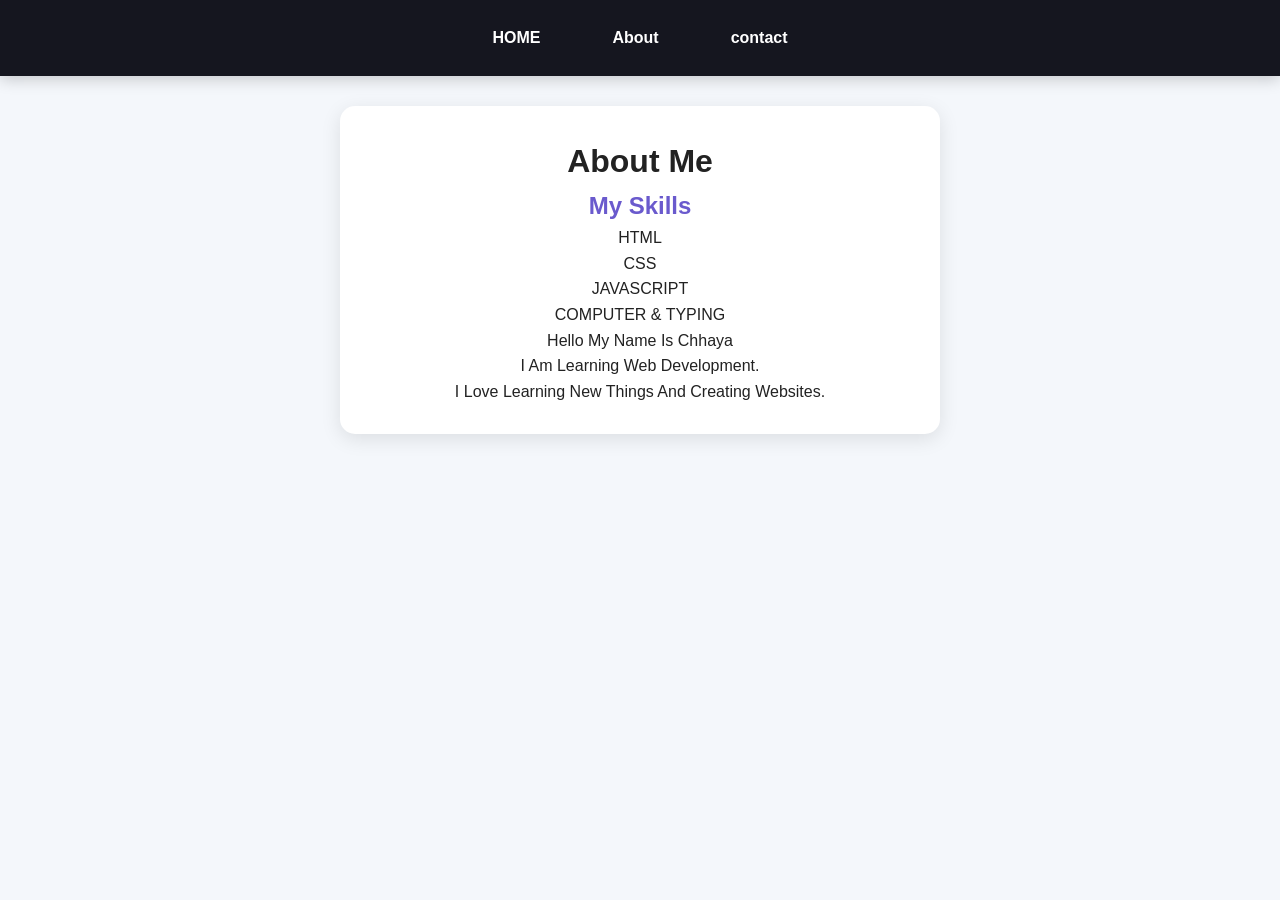
<file: about.html>
<html>
    <head>
         <link rel="stylesheet" href="style.css">
        <title>About</title>
        
    </head>
    <body>
        <nav>
            <a href="index.html">HOME</a>
            <a href="about.html">About</a>
            <a href="contact.html">contact</a>
        </nav>
        <div class="card">
            <h1>About Me</h1>
            <h2>My Skills</h2>
            <p>HTML</p>
            <p>CSS</p>
            <p>JAVASCRIPT</p>
            <p>COMPUTER & TYPING</p>
            <p>Hello My Name Is Chhaya<br>
            I Am Learning Web Development.<br>
        I Love Learning New Things And Creating Websites.
    </p>
        </div>
    </body>
</html>
</file>
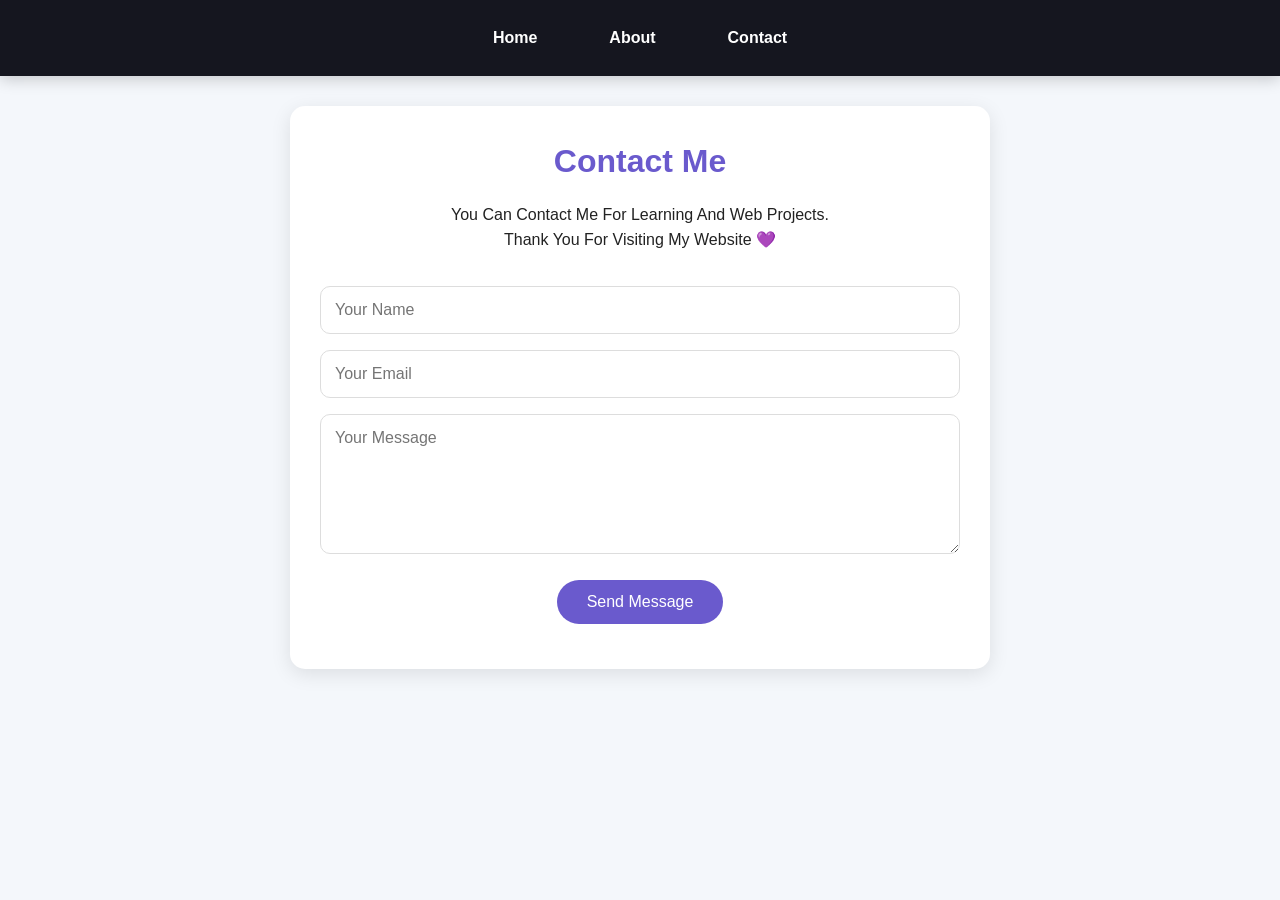
<file: contact.html>
<!DOCTYPE html>
<html lang="en">

<head>
    <meta charset="UTF-8">
    <meta name="viewport" content="width=device-width, initial-scale=1.0">
    <title>Contact - Chhaya Website</title>
    <link rel="stylesheet" href="style.css">
</head>

<body>

    <!-- Navigation -->
    <nav>
        <a href="index.html">Home</a>
        <a href="about.html">About</a>
        <a href="contact.html">Contact</a>
    </nav>

    <!-- Contact -->
    <div class="card contact-card">

        <h1>Contact Me</h1>

        <p>
            You Can Contact Me For Learning And Web Projects.
        </p>

        <p>
            Thank You For Visiting My Website 💜
        </p>

        <form>
            <input type="text" name="name" placeholder="Your Name" required>

            <input type="email" name="email" placeholder="Your Email" required>

            <textarea name="message" placeholder="Your Message" required></textarea>

            <button type="submit">Send Message</button>
        </form>

    </div>

</body>
</html>
</file>
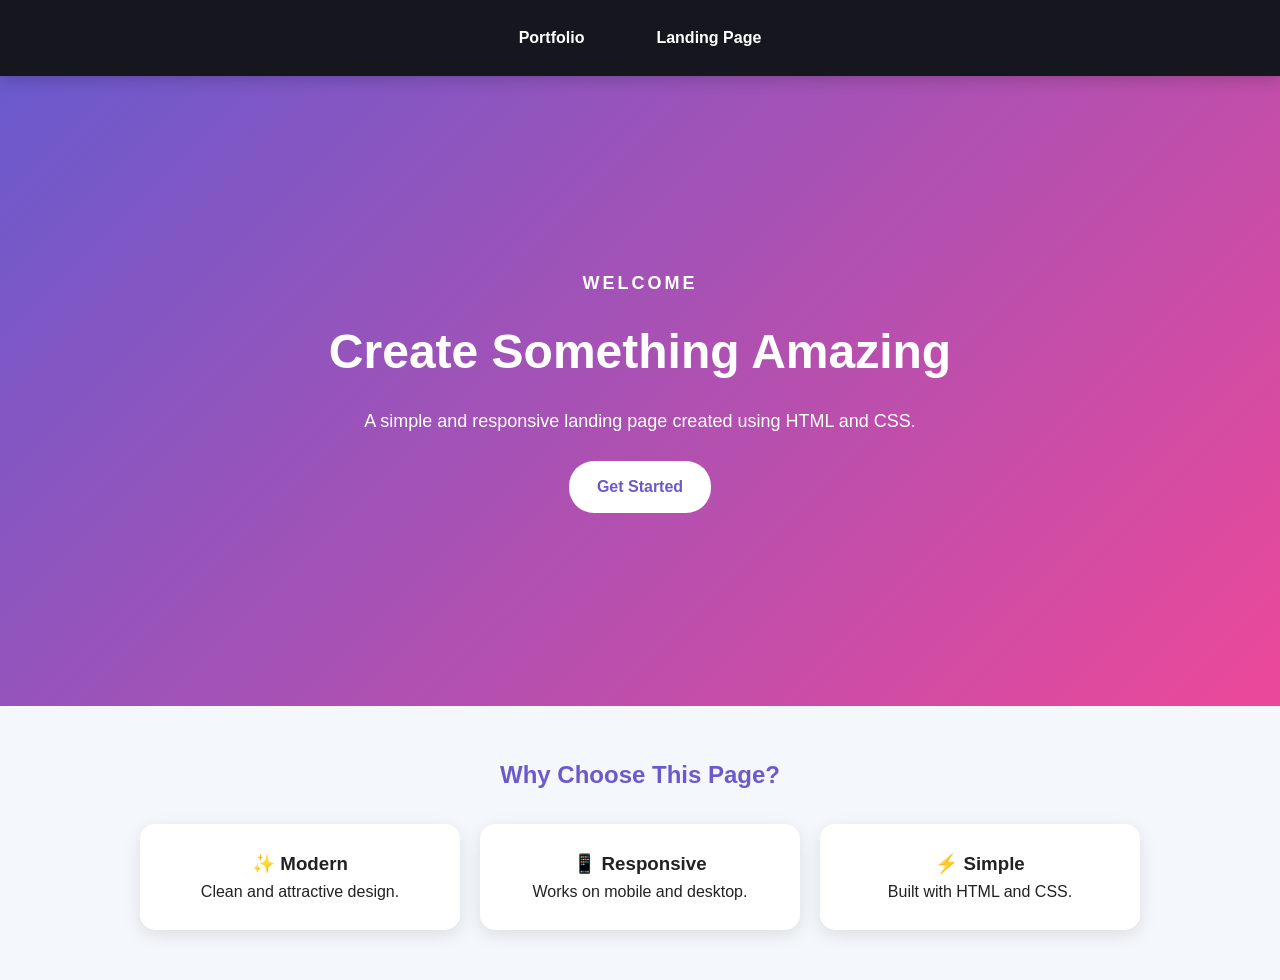
<file: landing.html>
<!DOCTYPE html>
<html lang="en">
<head>
    <meta charset="UTF-8">
    <meta name="viewport" content="width=device-width, initial-scale=1.0">
    <title>Chhaya Landing Page</title>
    <link rel="stylesheet" href="style.css">
</head>

<body>

<nav>
    <a href="index.html">Portfolio</a>
    <a href="landing.html">Landing Page</a>
</nav>

<section class="landing">
    <div class="landing-content">

        <p class="landing-intro">WELCOME</p>

        <h1>Create Something Amazing</h1>

        <p>
            A simple and responsive landing page
            created using HTML and CSS.
        </p>

        <a href="#learn" class="landing-btn">Get Started</a>

    </div>
</section>

<section id="learn" class="landing-info">

    <h2>Why Choose This Page?</h2>

    <div class="landing-cards">

        <div>
            <h3>✨ Modern</h3>
            <p>Clean and attractive design.</p>
        </div>

        <div>
            <h3>📱 Responsive</h3>
            <p>Works on mobile and desktop.</p>
        </div>

        <div>
            <h3>⚡ Simple</h3>
            <p>Built with HTML and CSS.</p>
        </div>

    </div>

</section>

</body>
</html>
</file>
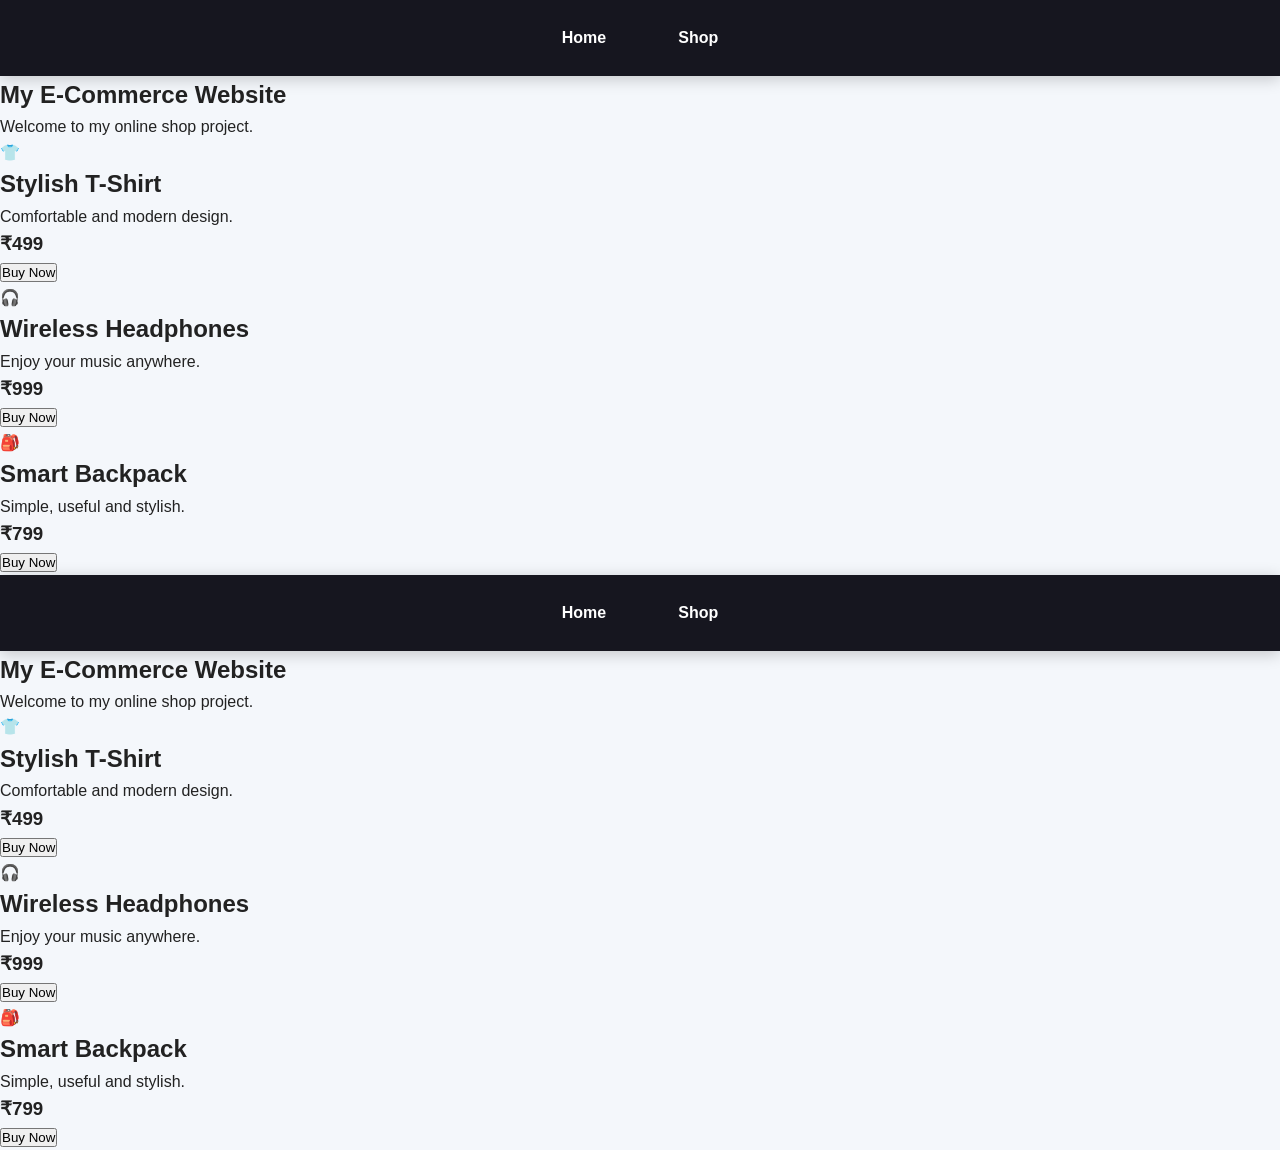
<file: shop.html>
<!DOCTYPE html>
<html lang="en">
<head>
    <meta charset="UTF-8">
    <meta name="viewport" content="width=device-width, initial-scale=1.0">
    <title>Chhaya Shop</title>
    <link rel="stylesheet" href="style.css">
</head>

<body>

<nav>
    <a href="index.html">Home</a>
    <a href="shop.html">Shop</a>
</nav>

<section class="shop-page">

    <h1>My E-Commerce Website</h1>
    <p>Welcome to my online shop project.</p>

    <div class="product-container">

        <div class="product-card">
            <div class="product-image">👕</div>
            <h2>Stylish T-Shirt</h2>
            <p>Comfortable and modern design.</p>
            <h3>₹499</h3>
            <button>Buy Now</button>
        </div>

        <div class="product-card">
            <div class="product-image">🎧</div>
            <h2>Wireless Headphones</h2>
            <p>Enjoy your music anywhere.</p>
            <h3>₹999</h3>
            <button>Buy Now</button>
        </div>

        <div class="product-card">
            <div class="product-image">🎒</div>
            <h2>Smart Backpack</h2>
            <p>Simple, useful and stylish.</p>
            <h3>₹799</h3>
            <button>Buy Now</button>
        </div>

    </div>

</section>

</body>
</html><!DOCTYPE html>
<html lang="en">
<head>
    <meta charset="UTF-8">
    <meta name="viewport" content="width=device-width, initial-scale=1.0">
    <title>Chhaya Shop</title>
    <link rel="stylesheet" href="style.css">
</head>

<body>

<nav>
    <a href="index.html">Home</a>
    <a href="shop.html">Shop</a>
</nav>

<section class="shop-page">

    <h1>My E-Commerce Website</h1>
    <p>Welcome to my online shop project.</p>

    <div class="product-container">

        <div class="product-card">
            <div class="product-image">👕</div>
            <h2>Stylish T-Shirt</h2>
            <p>Comfortable and modern design.</p>
            <h3>₹499</h3>
            <button>Buy Now</button>
        </div>

        <div class="product-card">
            <div class="product-image">🎧</div>
            <h2>Wireless Headphones</h2>
            <p>Enjoy your music anywhere.</p>
            <h3>₹999</h3>
            <button>Buy Now</button>
        </div>

        <div class="product-card">
            <div class="product-image">🎒</div>
            <h2>Smart Backpack</h2>
            <p>Simple, useful and stylish.</p>
            <h3>₹799</h3>
            <button>Buy Now</button>
        </div>

    </div>

</section>

</body>
</html>
</file>
<file: style.css>
html {
  scroll-behavior: smooth;
}
/* Basic Reset */
* {
  margin: 0;
  padding: 0;
  box-sizing: border-box;
}

/* Body */
body {
  font-family: Arial, sans-serif;
  background: #f4f7fb;
  color: #222;
  line-height: 1.6;
}

/* Home */
.Home {
  background: linear-gradient(135deg, #6a5acd, #8a2be2);
  color: white;
  text-align: center;
  padding: 80px 20px;
  border-radius: 0;
  max-width: none;
  margin: 0;
  box-shadow: none;
}

.Home h1 {
  font-size: 42px;
  margin-bottom: 15px;
}

.Home p {
  font-size: 18px;
  margin-bottom: 20px;
}

/* Explore Button */
.home-btn {
  display: inline-block;
  background: white;
  color: #6a5acd;
  text-decoration: none;
  padding: 12px 25px;
  border-radius: 25px;
  font-weight: bold;
}

.home-btn:hover {
  background: #eee;
}

/* About & Skills */
.About,
.Skills {
  max-width: 900px;
  margin: 30px auto;
  padding: 30px;
  background: white;
  border-radius: 15px;
  box-shadow: 0 5px 20px rgba(0, 0, 0, 0.08);
}

.About h2,
.Skills h2 {
  color: #6a5acd;
  margin-bottom: 15px;
  font-size: 28px;
}

/* Skill Cards */
.Skills-card {
  background: white;
  padding: 20px;
  margin: 18px 0;
  border-radius: 12px;
  border: 1px solid #e5e5e5;
  box-shadow: 0 4px 12px rgba(0, 0, 0, 0.08);
  transition: 0.3s;
}

.Skills-card:hover {
  transform: translateY(-5px);
  box-shadow: 0 8px 20px rgba(0, 0, 0, 0.15);
}

.Skills-card h3 {
  color: #6a5acd;
  margin-bottom: 8px;
}

/* Navigation Bar */
nav {
  background: #222;
  padding: 18px;
  text-align: center;
  position: sticky;
  top: 0;
  z-index: 100;
}

nav a {
  color: white;
  text-decoration: none;
  font-weight: bold;
  margin: 0 15px;
  padding: 10px 18px;
  border-radius: 20px;
  transition: 0.3s;
}

nav a:hover {
  background: #6a5acd;
  color: white;
}

/* Welcome Card */
.card {
  max-width: 600px;
  margin: 30px auto;
  padding: 30px;
  background: white;
  text-align: center;
  border-radius: 15px;
  box-shadow: 0 5px 20px rgba(0, 0, 0, 0.1);
}

.card h2 {
  color: #6a5acd;
}

.subtitle {
  color: #777;
  margin-bottom: 15px;
}

.card button {
  background: #6a5acd;
  color: white;
  border: none;
  padding: 12px 25px;
  border-radius: 25px;
  cursor: pointer;
  font-size: 16px;
  margin: 15px;
}

.card button:hover {
  background: #4b3db5;
}

.card img {
  display: block;
  margin: 15px auto;
  border-radius: 15px;
}

/* Mobile */
@media (max-width: 600px) {
  .Home h1 {
    font-size: 32px;
  }

  .About,
  .Skills {
    margin: 20px 12px;
    padding: 22px;
  }

  .card {
    margin: 20px 12px;
  }
}
.Home {
  animation: fadeIn 1s ease-in;
}

.home-btn {
  transition: 0.3s;
}

.home-btn:hover {
  transform: scale(1.08);
  box-shadow: 0 5px 15px rgba(0, 0, 0, 0.2);
}

@keyframes fadeIn {
  from {
    opacity: 0;
    transform: translateY(-20px);
  }

  to {
    opacity: 1;
    transform: translateY(0);
  }
}
/* Contact Form */
.contact-card {
  text-align: center;
  max-width: 700px;
}

.contact-card h1 {
  color: #6a5acd;
  margin-bottom: 15px;
}

.contact-card form {
  margin-top: 25px;
}

.contact-card input,
.contact-card textarea {
  width: 100%;
  padding: 14px;
  margin: 8px 0;
  border: 1px solid #ddd;
  border-radius: 10px;
  font-size: 16px;
  font-family: Arial, sans-serif;
}

.contact-card textarea {
  height: 140px;
  resize: vertical;
}

.contact-card input:focus,
.contact-card textarea:focus {
  outline: none;
  border-color: #6a5acd;
  box-shadow: 0 0 5px rgba(106, 90, 205, 0.3);
}

.contact-card button {
  margin-top: 10px;
  padding: 13px 30px;
}
/* Contact Me Button */
.contact-btn {
    display: inline-block;
    padding: 13px 25px;
    margin-left: 10px;
    border: 2px solid white;
    border-radius: 25px;
    color: white;
    background: transparent;
    text-decoration: none;
    font-weight: bold;
}

.contact-btn:hover {
    background: white;
    color: #6f5acd;
}
/* About Section */
.About {
    max-width: 1000px;
    margin: 40px auto;
    padding: 40px;
    background: white;
    border-radius: 20px;
    display: flex;
    gap: 45px;
    align-items: center;
}

.about-image img {
    width: 280px;
    height: 280px;
    object-fit: cover;
    border-radius: 20px;
}

.about-content {
    flex: 1;
}

.about-content h2 {
    color: #6a5acd;
    font-size: 32px;
    margin-bottom: 20px;
}

.about-content p {
    margin-bottom: 12px;
}

.about-info {
    display: flex;
    gap: 12px;
    margin-top: 25px;
    flex-wrap: wrap;
}

.info-card {
    padding: 15px;
    min-width: 130px;
    background: #f7f3ff;
    border-radius: 12px;
    border: 1px solid #eee;
}

.info-card span {
    font-size: 22px;
    display: block;
    margin-bottom: 5px;
}

.info-card strong {
    color: #6a5acd;
}

.info-card p {
    margin: 3px 0 0;
    font-size: 14px;
}

@media (max-width: 700px) {
    .About {
        margin: 25px 12px;
        padding: 25px;
        flex-direction: column;
        text-align: center;
    }

    .about-image img {
        width: 220px;
        height: 220px;
    }

    .about-info {
        justify-content: center;
    }
}
/* Skills Section */

.Skills {
    max-width: 1100px;
    margin: 40px auto;
    padding: 40px 25px;
    background: #f8f7ff;
    border-radius: 20px;
}

.Skills h2 {
    text-align: center;
    color: #222;
    font-size: 32px;
    margin-bottom: 30px;
}

.skills-container {
    display: grid;
    grid-template-columns: repeat(3, 1fr);
    gap: 20px;
}

.skill-card {
    background: white;
    padding: 25px 18px;
    text-align: center;
    border-radius: 15px;
    box-shadow: 0 5px 15px rgba(0,0,0,0.08);
}

.skill-icon {
    font-size: 28px;
    font-weight: bold;
    margin-bottom: 10px;
    color: #6a5acd;
}

.skill-card h3 {
    margin-bottom: 5px;
}

.skill-card p {
    margin-bottom: 10px;
    font-weight: bold;
}

.progress {
    height: 8px;
    background: #e5e5e5;
    border-radius: 10px;
    overflow: hidden;
}

.progress-bar {
    height: 100%;
    border-radius: 10px;
}

.html {
    width: 90%;
    background: #f4511e;
}

.css {
    width: 85%;
    background: #2196f3;
}

.js {
    width: 70%;
    background: #fbc02d;
}

.cpp {
    width: 75%;
    background: #8e44ad;
}

.office {
    width: 80%;
    background: #00a6a6;
}

.canva {
    width: 85%;
    background: #e83e8c;
}

@media (max-width: 800px) {
    .skills-container {
        grid-template-columns: repeat(2, 1fr);
    }
}

@media (max-width: 500px) {
    .skills-container {
        grid-template-columns: 1fr;
    }
}
/* Projects Section */

.Projects {
    max-width: 1100px;
    margin: 40px auto;
    padding: 40px 25px;
    background: white;
    border-radius: 20px;
}

.Projects h2 {
    text-align: center;
    font-size: 32px;
    color: #222;
    margin-bottom: 30px;
}

.projects-container {
    display: grid;
    grid-template-columns: repeat(3, 1fr);
    gap: 25px;
}

.project-card {
    background: white;
    border-radius: 15px;
    overflow: hidden;
    text-align: center;
    padding-bottom: 20px;
    box-shadow: 0 5px 18px rgba(0,0,0,0.10);
}

.project-image {
    height: 150px;
    display: flex;
    align-items: center;
    justify-content: center;
    font-size: 55px;
}

.portfolio-image {
    background: #eee8ff;
}

.shop-image {
    background: #fff0e5;
}

.landing-image {
    background: #e5f7ff;
}

.project-card h3 {
    margin: 18px 10px 8px;
    color: #333;
}

.project-card p {
    padding: 0 18px;
    font-size: 14px;
    line-height: 1.5;
}

.project-btn {
    display: inline-block;
    margin-top: 15px;
    padding: 10px 22px;
    background: linear-gradient(135deg, #7c3aed, #ec4899);
    color: white;
    text-decoration: none;
    border-radius: 20px;
    font-weight: bold;
}

.project-btn:hover {
    transform: translateY(-2px);
}

@media (max-width: 800px) {
    .projects-container {
        grid-template-columns: 1fr;
    }
}
/* Gallery Section */

.Gallery {
    max-width: 1100px;
    margin: 40px auto;
    padding: 40px 25px;
    background: #f8f7ff;
    border-radius: 20px;
}

.Gallery h2 {
    text-align: center;
    font-size: 32px;
    color: #222;
    margin-bottom: 30px;
}

.gallery-container {
    display: grid;
    grid-template-columns: repeat(3, 1fr);
    gap: 18px;
}

.gallery-card {
    height: 180px;
    background: white;
    border-radius: 15px;
    overflow: hidden;
    box-shadow: 0 5px 15px rgba(0,0,0,0.08);
}

.gallery-card img {
    width: 100%;
    height: 100%;
    object-fit: cover;
    display: block;
    transition: 0.3s;
}

.gallery-card img:hover {
    transform: scale(1.05);
}

@media (max-width: 700px) {
    .gallery-container {
        grid-template-columns: repeat(2, 1fr);
    }
}

@media (max-width: 450px) {
    .gallery-container {
        grid-template-columns: 1fr;
    }
}
/* Contact Section */

.Contact {
    max-width: 1100px;
    margin: 40px auto 0;
    padding: 50px 35px;
    background: #f5f1ff;
    border-radius: 20px;
    display: flex;
    gap: 50px;
}

.contact-info {
    flex: 1;
}

.contact-info h2 {
    font-size: 32px;
    color: #222;
    margin-bottom: 20px;
}

.contact-info p {
    margin-bottom: 15px;
}

.contact-form {
    flex: 1;
    display: flex;
    flex-direction: column;
    gap: 15px;
}

.contact-form input,
.contact-form textarea {
    width: 100%;
    padding: 14px;
    border: 1px solid #ddd;
    border-radius: 10px;
    font-size: 15px;
    font-family: Arial, sans-serif;
}

.contact-form textarea {
    resize: vertical;
}

.contact-form button {
    width: fit-content;
    padding: 12px 25px;
    border: none;
    border-radius: 25px;
    background: linear-gradient(135deg, #7c3aed, #ec4899);
    color: white;
    font-size: 16px;
    font-weight: bold;
    cursor: pointer;
}

.contact-form button:hover {
    transform: translateY(-2px);
}

@media (max-width: 700px) {
    .Contact {
        margin: 25px 12px;
        padding: 30px 20px;
        flex-direction: column;
    }
}
/* Professional Navbar */
nav {
    background: rgba(10, 10, 20, 0.95);
    padding: 15px 30px;
    display: flex;
    justify-content: center;
    align-items: center;
    gap: 10px;
    position: sticky;
    top: 0;
    z-index: 1000;
    box-shadow: 0 3px 15px rgba(0,0,0,0.2);
}

nav a {
    color: white;
    text-decoration: none;
    font-weight: bold;
    padding: 10px 16px;
    border-radius: 20px;
    transition: 0.3s;
}

nav a:hover {
    background: linear-gradient(135deg, #7c3aed, #ec4899);
    transform: translateY(-2px);
}
/* Professional Home Background */
.Home {
    background:
        linear-gradient(rgba(10, 5, 25, 0.45), rgba(30, 5, 50, 0.65)),
        url("home-bg.jpg") center/cover no-repeat;

    min-height: 500px;
    display: flex;
    align-items: center;
    justify-content: center;
    color: white;
}
/* Professional Home Text */
.Home h1 {
    font-size: 58px;
    font-weight: 800;
    letter-spacing: 1px;
    text-shadow: 0 4px 15px rgba(0,0,0,0.4);
}

.Home h2 {
    font-size: 24px;
    margin-bottom: 15px;
}

.home-buttons {
    margin-top: 25px;
}

.home-btn,
.contact-btn {
    transition: 0.3s ease;
}

.home-btn:hover,
.contact-btn:hover {
    transform: translateY(-3px) scale(1.05);
}
/* Professional About Section */

.About {
    max-width: 1100px;
    margin: 40px auto;
    padding: 45px;
    display: flex;
    align-items: center;
    gap: 50px;
    background: white;
    border-radius: 20px;
    box-shadow: 0 8px 25px rgba(0,0,0,0.08);
}

.about-image img {
    width: 280px;
    height: 280px;
    object-fit: cover;
    border-radius: 20px;
    box-shadow: 0 8px 20px rgba(0,0,0,0.15);
}

.about-content {
    flex: 1;
}

.about-content h2 {
    font-size: 34px;
    color: #222;
    margin-bottom: 20px;
}

.about-content h2::after {
    content: "";
    display: block;
    width: 45px;
    height: 4px;
    margin-top: 8px;
    border-radius: 5px;
    background: linear-gradient(90deg, #7c3aed, #ec4899);
}

.about-info {
    display: flex;
    gap: 15px;
    margin-top: 25px;
    flex-wrap: wrap;
}

.info-card {
    flex: 1;
    min-width: 130px;
    padding: 15px;
    text-align: center;
    background: #faf7ff;
    border-radius: 12px;
    border: 1px solid #eee;
    transition: 0.3s;
}

.info-card:hover {
    transform: translateY(-5px);
    box-shadow: 0 8px 18px rgba(0,0,0,0.1);
}
/* Professional Skills */

.Skills {
    background: #faf8ff;
    border: 1px solid #eee;
}

.skill-card {
    position: relative;
    transition: 0.3s ease;
    border: 1px solid #eee;
}

.skill-card:hover {
    transform: translateY(-8px);
    box-shadow: 0 12px 25px rgba(0,0,0,0.12);
}

.skill-icon {
    width: 65px;
    height: 65px;
    margin: 0 auto 15px;
    display: flex;
    align-items: center;
    justify-content: center;
    border-radius: 50%;
    background: linear-gradient(135deg, #7c3aed, #ec4899);
    color: white;
    font-size: 20px;
}

.skill-card h3 {
    font-size: 20px;
    margin-bottom: 5px;
}

.skill-card p {
    color: #6a5acd;
}

.progress {
    height: 10px;
    margin-top: 8px;
    background: #e9e5f5;
}

.progress-bar {
    transition: width 1s ease;
}
/* Professional Projects */

.project-card {
    transition: 0.3s ease;
    border: 1px solid #eee;
}

.project-card:hover {
    transform: translateY(-8px);
    box-shadow: 0 15px 30px rgba(0,0,0,0.15);
}

.project-image {
    transition: 0.3s ease;
}

.project-card:hover .project-image {
    transform: scale(1.03);
}

.project-btn {
    transition: 0.3s ease;
}

.project-btn:hover {
    transform: translateY(-3px);
    box-shadow: 0 6px 15px rgba(124,58,237,0.3);
}
/* Professional Gallery */

.gallery-card {
    cursor: pointer;
    transition: 0.3s ease;
}

.gallery-card:hover {
    transform: translateY(-6px);
    box-shadow: 0 12px 25px rgba(0,0,0,0.15);
}

.gallery-card img {
    transition: transform 0.4s ease;
}

.gallery-card:hover img {
    transform: scale(1.08);
}
/* Professional Contact */

.Contact {
    background: linear-gradient(135deg, #faf7ff, #f3eaff);
    border: 1px solid #eee;
    box-shadow: 0 8px 25px rgba(0,0,0,0.08);
}

.contact-info h2 {
    font-size: 34px;
}

.contact-form input,
.contact-form textarea {
    background: white;
    transition: 0.3s ease;
}

.contact-form input:focus,
.contact-form textarea:focus {
    outline: none;
    border-color: #7c3aed;
    box-shadow: 0 0 8px rgba(124,58,237,0.2);
}

.contact-form button {
    transition: 0.3s ease;
}

.contact-form button:hover {
    transform: translateY(-3px);
    box-shadow: 0 7px 18px rgba(124,58,237,0.3);
}
/* Footer */

.footer {
    margin-top: 50px;
    padding: 40px 20px 25px;
    background: #171321;
    color: white;
    text-align: center;
}

.footer h2 {
    color: #c084fc;
    font-size: 30px;
    margin-bottom: 8px;
}

.footer p {
    margin-bottom: 20px;
}

.footer-links {
    display: flex;
    justify-content: center;
    gap: 20px;
    flex-wrap: wrap;
    margin-bottom: 25px;
}

.footer-links a {
    color: white;
    text-decoration: none;
    transition: 0.3s;
}

.footer-links a:hover {
    color: #c084fc;
}

.footer .copyright {
    margin: 0;
    padding-top: 20px;
    border-top: 1px solid #3a3345;
    font-size: 14px;
    color: #aaa;
}

@media (max-width: 500px) {
    .footer-links {
        gap: 12px;
    }
}
.theme-btn {
    background: transparent;
    border: 1px solid #777;
    color: white;
    padding: 8px 12px;
    border-radius: 20px;
    cursor: pointer;
    font-size: 18px;
}
body.dark-mode {
    background: #111;
    color: white;
}

body.dark-mode .About,
body.dark-mode .Skills,
body.dark-mode .Projects,
body.dark-mode .Gallery {
    background: #1c1c1c;
    color: white;
}

body.dark-mode .skill-card,
body.dark-mode .project-card,
body.dark-mode .info-card {
    background: #252525;
    color: white;
}

body.dark-mode h2,
body.dark-mode h3 {
    color: #c084fc;
}

body.dark-mode .Contact {
    background: #201b2b;
}
/* Footer */
.footer {
    background: #111;
    color: white;
    text-align: center;
    padding: 35px 20px;
    margin-top: 40px;
}

.footer h2 {
    color: #c084fc;
    margin-bottom: 8px;
}

.footer p {
    margin: 8px 0;
}

.footer-links {
    margin: 20px 0;
}

.footer-links a {
    color: white;
    text-decoration: none;
    margin: 0 10px;
}

.footer-links a:hover {
    color: #ec4899;
}

/* Social Buttons */
.social-links {
    display: flex;
    justify-content: center;
    gap: 12px;
    margin: 20px 0;
}

.social-links a {
    width: 42px;
    height: 42px;
    display: flex;
    align-items: center;
    justify-content: center;
    border-radius: 50%;
    color: white;
    text-decoration: none;
    font-weight: bold;
    font-size: 18px;
    transition: 0.3s;
}

.social-links a:hover {
    transform: translateY(-5px) scale(1.08);
}

.instagram {
    background: #e1306c;
}

.facebook {
    background: #1877f2;
}

.github {
    background: #333;
}

.youtube {
    background: #ff0000;
}

.copyright {
    font-size: 14px;
    opacity: 0.8;
}
/* Extra Professional Project Cards */

.progress-bar {
    height: 100%;
    border-radius: 10px;
    width: 0;
    transition: width 1.5s ease;
}

.progress-bar.html {
    --skill-width: 90%;
    background: #f4511e;
}

.progress-bar.css {
    --skill-width: 85%;
    background: #2196f3;
}

.progress-bar.js {
    --skill-width: 70%;
    background: #fbc02d;
}

.progress-bar.cpp {
    --skill-width: 75%;
    background: #8e44ad;
}

.progress-bar.office {
    --skill-width: 80%;
    background: #00a6a6;
}

.progress-bar.canva {
    --skill-width: 85%;
    background: #e83e8c;
}
/* Gallery Image Viewer */

.image-viewer {
    display: none;
    position: fixed;
    z-index: 2000;
    inset: 0;
    background: rgba(0, 0, 0, 0.9);
    align-items: center;
    justify-content: center;
    padding: 20px;
}

.image-viewer img {
    max-width: 90%;
    max-height: 85vh;
    object-fit: contain;
    border-radius: 12px;
}

#close-viewer {
    position: absolute;
    top: 20px;
    right: 30px;
    color: white;
    font-size: 40px;
    cursor: pointer;
}
.contact-form {
  display: flex;
  flex-direction: column;
  gap: 15px; /* Fields ke beech space */
  max-width: 500px; /* Form ki width set karne ke liye */
  margin: 0 auto; /* Form ko center karne ke liye */
  padding: 20px;
}

.contact-form input,
.contact-form textarea {
  width: 100%;
  padding: 12px;
  border: 1px solid #ccc;
  border-radius: 6px;
  font-size: 16px;
  box-sizing: border-box; /* Padding se layout kharab hone se bachata hai */
}

.contact-form button {
  padding: 12px 20px;
  background-color: #007bff;
  color: white;
  border: none;
  border-radius: 6px;
  cursor: pointer;
  font-size: 16px;
}

.contact-form button:hover {
  background-color: #0056b3;
}
/* Landing Page */

.landing {
    min-height: 70vh;
    display: flex;
    align-items: center;
    justify-content: center;
    text-align: center;
    padding: 60px 20px;
    background: linear-gradient(135deg, #6a5acd, #ec4899);
    color: white;
}

.landing-content {
    max-width: 700px;
}

.landing-intro {
    font-weight: bold;
    letter-spacing: 3px;
}

.landing h1 {
    font-size: 48px;
    margin: 15px 0;
}

.landing-content p {
    font-size: 18px;
    line-height: 1.7;
}

.landing-btn {
    display: inline-block;
    margin-top: 25px;
    padding: 13px 28px;
    background: white;
    color: #6a5acd;
    text-decoration: none;
    border-radius: 25px;
    font-weight: bold;
    transition: 0.3s;
}

.landing-btn:hover {
    transform: translateY(-4px);
    box-shadow: 0 8px 20px rgba(0,0,0,0.2);
}

.landing-info {
    padding: 50px 20px;
    text-align: center;
}

.landing-info h2 {
    color: #6a5acd;
    margin-bottom: 30px;
}

.landing-cards {
    max-width: 1000px;
    margin: auto;
    display: grid;
    grid-template-columns: repeat(3, 1fr);
    gap: 20px;
}

.landing-cards div {
    padding: 25px;
    background: white;
    border-radius: 15px;
    box-shadow: 0 5px 18px rgba(0,0,0,0.1);
    transition: 0.3s;
}

.landing-cards div:hover {
    transform: translateY(-7px);
}

@media (max-width: 700px) {
    .landing h1 {
        font-size: 36px;
    }

    .landing-cards {
        grid-template-columns: 1fr;
    }
}
.menu-btn {
    display: none;
    background: transparent;
    color: white;
    border: none;
    font-size: 28px;
    cursor: pointer;
}

.navbar {
    display: flex;
    align-items: center;
    justify-content: space-between;
}

.logo {
    color: white;
    font-size: 24px;
    font-weight: bold;
}

.nav-links {
    display: flex;
    align-items: center;
}

@media (max-width: 600px) {

    .menu-btn {
        display: block;
    }

    .nav-links {
        display: flex;
        position: absolute;
        top: 70px;
        left: 0;
        width: 100%;
        background: #222;
        flex-direction: column;
        padding: 15px 0;

        opacity: 0;
        visibility: hidden;
        transform: translateY(-15px);
        transition: 0.3s ease;
    }

    .nav-links.show {
        opacity: 1;
        visibility: visible;
        transform: translateY(0);
    }

    .nav-links a {
        margin: 5px 0;
        width: 100%;
        text-align: center;
    }
}
.resume-btn {
    display: inline-block;
    margin-top: 15px;
    padding: 12px 25px;
    border-radius: 25px;
    background: white;
    color: #6a5acd;
    text-decoration: none;
    font-weight: bold;
    transition: 0.3s;
}

.resume-btn:hover {
    transform: translateY(-3px);
    box-shadow: 0 5px 15px rgba(0,0,0,0.2);
}
#topBtn {
    display: none;
    position: fixed;
    right: 20px;
    bottom: 20px;
    width: 45px;
    height: 45px;
    border: none;
    border-radius: 50%;
    background: #6a5acd;
    color: white;
    font-size: 22px;
    cursor: pointer;
    z-index: 999;
}

#topBtn:hover {
    transform: translateY(-3px);
}
/* Interactive Project Cards */

.project-card {
    transition: transform 0.3s ease, box-shadow 0.3s ease;
    cursor: pointer;
}

.project-card:hover {
    transform: translateY(-8px) scale(1.02);
    box-shadow: 0 12px 25px rgba(0, 0, 0, 0.15);
}

.project-btn {
    transition: 0.3s ease;
}

.project-btn:hover {
    transform: scale(1.08);
}
.theme-toggle {
    background: transparent;
    border: none;
    color: white;
    font-size: 22px;
    cursor: pointer;
    margin-left: 10px;
}

body.dark-mode {
    background: #121212;
    color: #f5f5f5;
}

body.dark-mode .About,
body.dark-mode .Skills,
body.dark-mode .Projects,
body.dark-mode .card,
body.dark-mode .Skills-card {
    background: #1e1e1e;
    color: #f5f5f5;
}

body.dark-mode .Gallery {
    background: #181818;
}

body.dark-mode .Projects h2,
body.dark-mode .Skills h2,
body.dark-mode .contact-info h2 {
    color: white;
}

body.dark-mode .project-card {
    background: #1e1e1e;
}

body.dark-mode .info-card {
    background: #292929;
    border-color: #444;
}
@media (max-width: 600px) {

    body {
        overflow-x: hidden;
    }

    .Home {
        min-height: 100vh;
        padding: 80px 20px 40px;
        text-align: center;
    }

    .Home-content h1 {
        font-size: 42px;
    }

    .Home-content h2 {
        font-size: 20px;
        line-height: 1.4;
    }

    .Home-content p {
        font-size: 15px;
        line-height: 1.6;
    }

    .home-buttons {
        gap: 8px;
        flex-wrap: wrap;
    }

    .home-buttons a {
        padding: 10px 14px;
        font-size: 13px;
    }

    .About {
        flex-direction: column;
        padding: 50px 20px;
        text-align: center;
    }

    .about-image img {
        width: 180px;
        height: 180px;
    }

    .about-info {
        grid-template-columns: 1fr;
    }

    .Skills,
    .Projects,
    .Gallery,
    .Contact {
        padding: 50px 20px;
    }

    .skills-container,
    .projects-container,
    .gallery-container {
        grid-template-columns: 1fr;
    }

    .skill-card,
    .project-card {
        width: 100%;
    }

    .gallery-card img {
        width: 100%;
        height: auto;
    }

    .Contact {
        flex-direction: column;
        gap: 30px;
    }

    .contact-form {
        width: 100%;
    }

    .contact-form input,
    .contact-form textarea {
        width: 100%;
        box-sizing: border-box;
    }

    .footer-links {
        flex-wrap: wrap;
        gap: 12px;
    }
}
/* Mobile Navbar Fix */
@media (max-width: 600px) {

    nav {
        padding: 12px 15px;
        justify-content: space-between;
        position: sticky;
        top: 0;
    }

    .logo {
        font-size: 20px;
    }

    .menu-btn {
        display: block;
        font-size: 24px;
        margin-left: auto;
    }

    .theme-toggle {
        font-size: 20px;
        margin-left: 8px;
    }

    .nav-links {
        top: 100%;
        z-index: 1000;
    }
}
/* Scroll Reveal Animation */

.reveal {
    opacity: 0;
    transform: translateY(40px);
    transition: opacity 0.8s ease, transform 0.8s ease;
}

.reveal.show {
    opacity: 1;
    transform: translateY(0);
}
</file>
